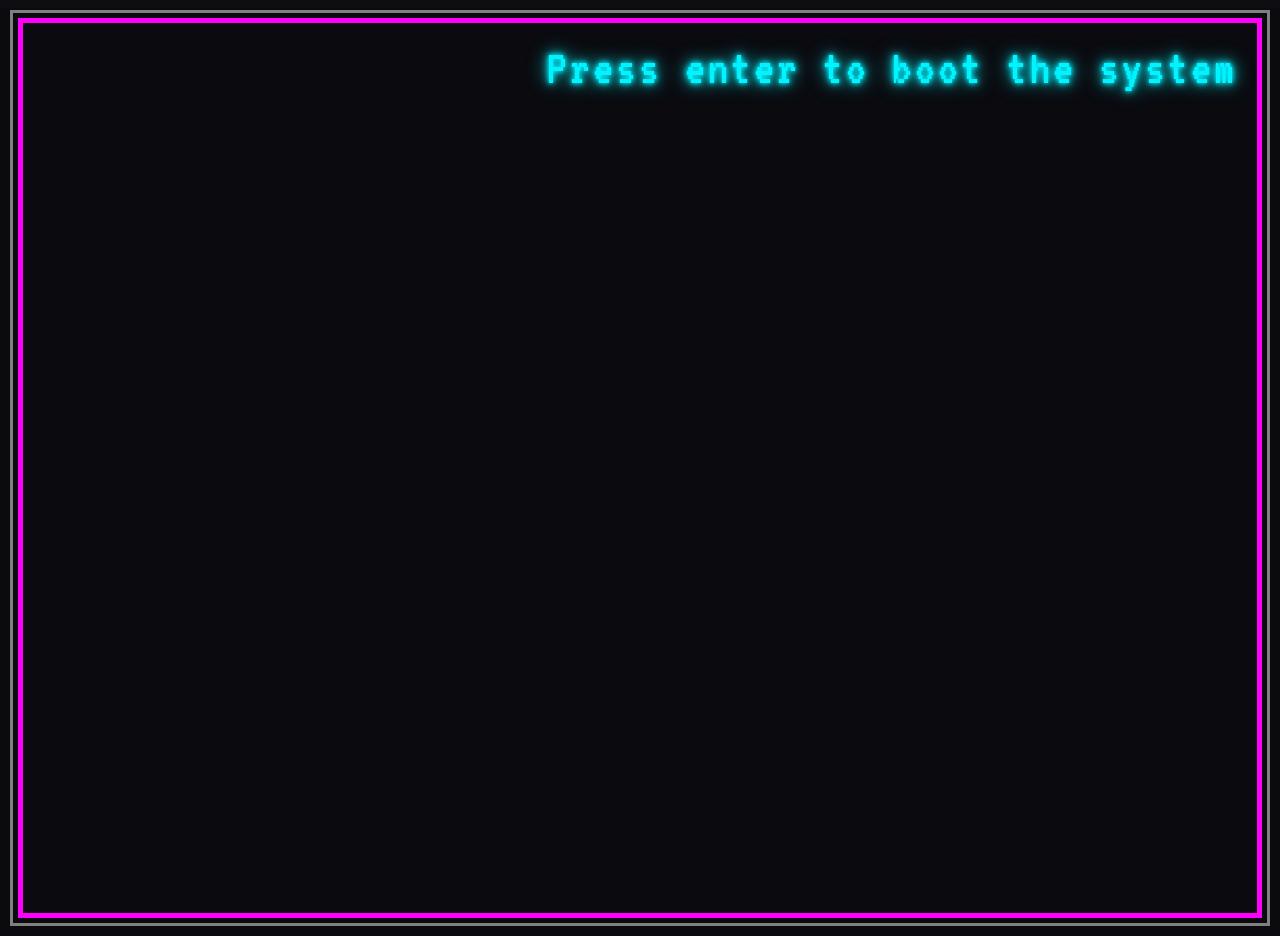
<file: index.html>
<!doctype html>
<html lang="en">
  <head>
    <meta charset="UTF-8" />
    <meta name="viewport" content="width=device-width, initial-scale=1.0" />
    <link rel="stylesheet" href="./assets/css/overlay.css" />
    <link
      rel="icon"
      type="image/x-icon"
      href="./assets/img/favicon_wikirun/android-chrome-192x192.png"
    />
    <link rel="preconnect" href="https://fonts.googleapis.com" />
    <link rel="preconnect" href="https://fonts.gstatic.com" crossorigin />
    <link
      href="https://fonts.googleapis.com/css2?family=Montserrat:ital,wght@0,100..900;1,100..900&family=VT323&display=swap"
      rel="stylesheet"
    />
    <title>WikiRun</title>
  </head>
  <body>
    <div class="overlay noise"></div>
    <main class="border glow container" id="loading" aria-busy="true">
      <p
        id="press-enter"
        class="glow press-enter"
        aria-label="Press Enter to boot the system"
      >
        Press enter to boot the system
      </p>
    </main>
    <script src="./assets/js/overlay.js"></script>
  </body>
</html>
</file>
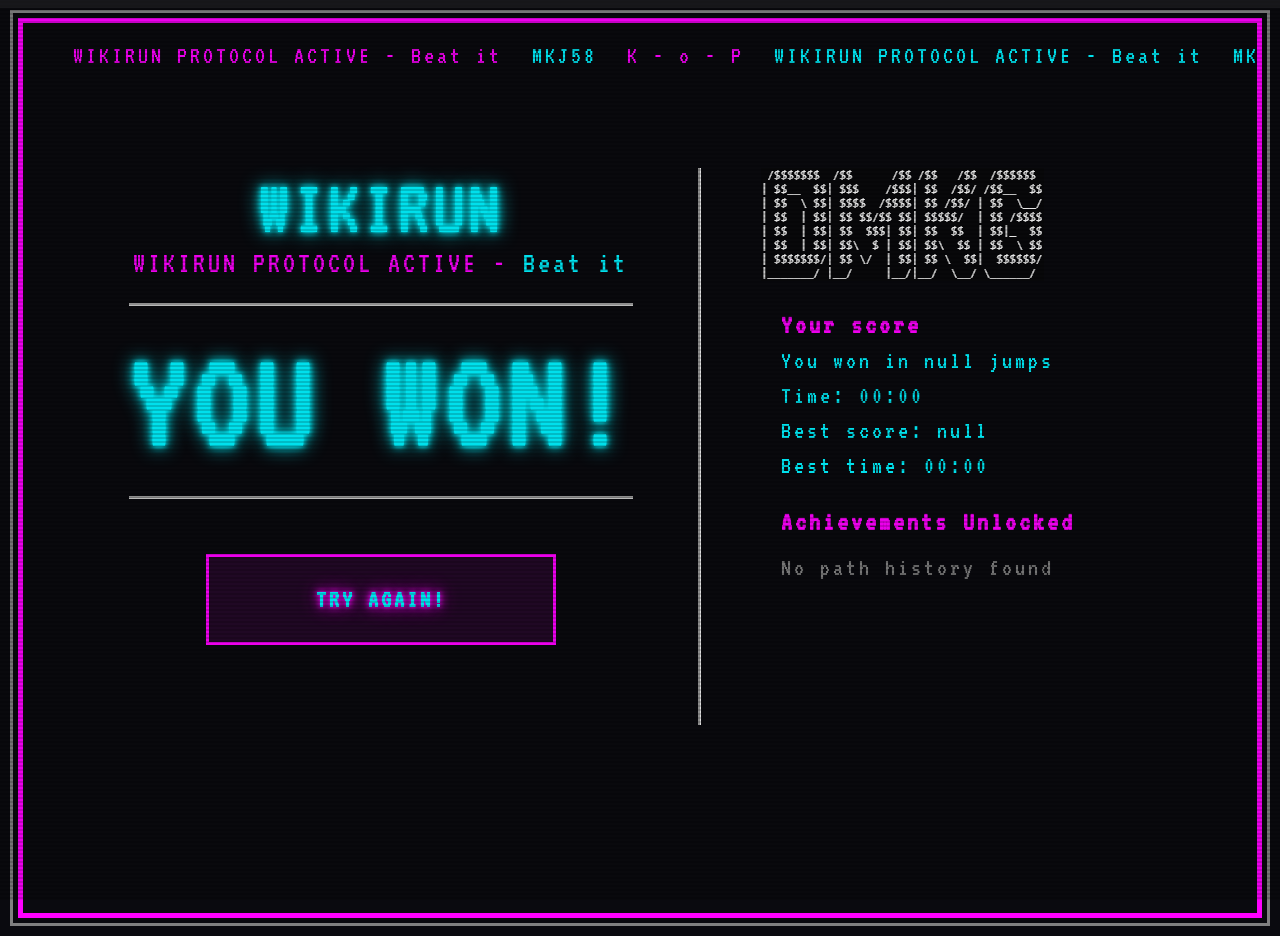
<file: finalPage.html>
<!doctype html>
<html lang="en">
  <head>
    <meta charset="UTF-8" />
    <meta name="viewport" content="width=device-width, initial-scale=1.0" />
    <link rel="stylesheet" href="./assets/css/finalPage.css" />
    <link
      rel="icon"
      type="image/x-icon"
      href="./assets/img/favicon_wikirun/android-chrome-192x192.png"
    />
    <link rel="preconnect" href="https://fonts.googleapis.com" />
    <link rel="preconnect" href="https://fonts.gstatic.com" crossorigin />
    <link
      rel="stylesheet"
      href="https://fonts.googleapis.com/css2?family=Montserrat:ital,wght@0,100..900;1,100..900&family=VT323&display=swap"
    />
    <title>Wikirun</title>
  </head>
  <body>
    <div class="overlay noise"></div>
    <div class="border">
      <header>
        <!-- <img src="./assets/img/logo.png" alt="Logo" /> -->
        <nav class="hidden">
          <ul class="traslate">
            <li>WIKIRUN PROTOCOL ACTIVE - Beat it</li>
            <li class="blue-words">MKJ58</li>
            <li>K - o - P</li>
            <li class="blue-words">WIKIRUN PROTOCOL ACTIVE - Beat it</li>
            <li class="blue-words">MKJ58</li>
            <li>K - o - P</li>
          </ul>
        </nav>
      </header>
      <main>
        <div class="hero-container">
          <section class="hero-main">
            <section class="wikirun-header">
              <h1 class="glow">WIKIRUN</h1>
              <h2>
                WIKIRUN PROTOCOL ACTIVE -
                <span class="blue-words">Beat it</span>
              </h2>
            </section>
            <section class="results">
              <h3 class="glow">YOU WON!</h1>
            </section>

            <a href="./main.html"   class="blue-words" id="start-btn"
              > TRY AGAIN!
              </a>
          </section>

          <section class="all-score">
            <img class="logo-desktop" src="./assets/img/logo.png" alt="logo" />
            <article class="your-score">
              <h4>Your score</h2>
              <p id="nr-of-jumps"></p>
              <p id="time"></p>
              <p id="best-score"></p>
              <p id="best-time"></p>

              <section class="achievements">
                <h4>Achievements Unlocked</h2>
              </section>

              <section class="path-history"></section>
            </article>
    

          </section>
          <section class="img-logo">
            <img class="logo-mobile" src="./assets/img/logo.png" alt="logo" />
          </section>
        </div>
      </main>
    </div>
    <script src="./assets/js/finalPage.js"></script>
  </body>
</html>
</file>
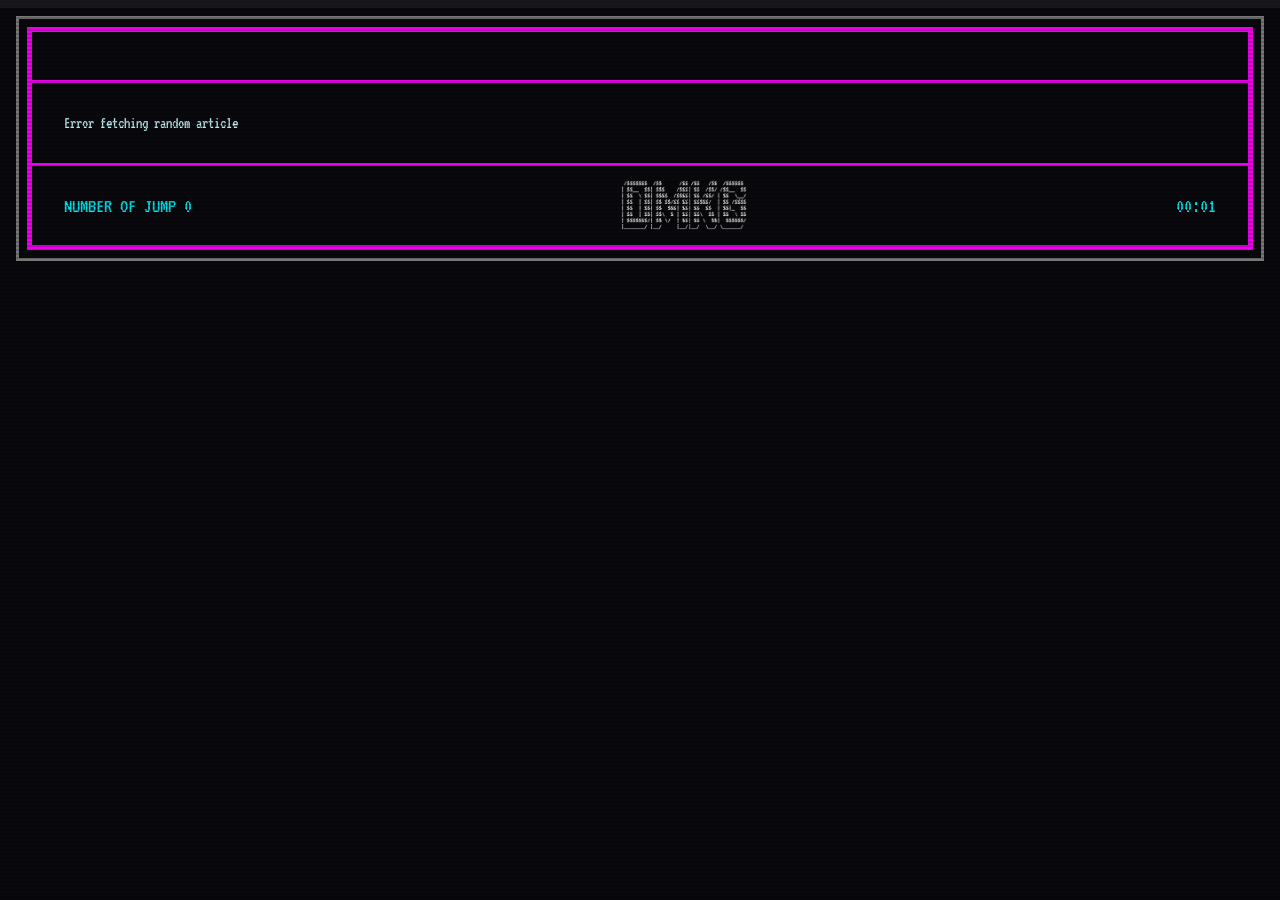
<file: main.html>
<!doctype html>
<html lang="en">
  <head>
    <meta charset="UTF-8" />
    <meta name="viewport" content="width=device-width, initial-scale=1.0" />
    <link rel="stylesheet" href="./assets/css/style-main.css" />
    <link
      rel="icon"
      type="image/x-icon"
      href="./assets/img/favicon_wikirun/android-chrome-192x192.png"
    />
    <link rel="preconnect" href="https://fonts.googleapis.com" />
    <link rel="preconnect" href="https://fonts.gstatic.com" crossorigin />
    <link
      rel="stylesheet"
      href="https://fonts.googleapis.com/css2?family=Montserrat:ital,wght@0,100..900;1,100..900&family=VT323&display=swap"
    />
    <title>WikiRun</title>
  </head>
  <body>
    <header>
      <div class="header-border">
        <section class="title">
          <h2>WIKI RUN</h2>
          <h3 class="wikirun-protocol">
            WIKI RUN PROTOCOL ACTIVE - <span class="blue-words">Beat it</span
            ><span class="page-separator">Page: <span id="title"></span></span>
          </h3>
        </section>
      </div>
    </header>
    <div class="overlay noise"></div>
    <div class="border-grey">
      <div class="border-fucsia">
        <main>
          <div id="display-result"></div>
        </main>
      </div>
    </div>
    <footer>
      <div class="footer-border">
        <div class="jump">
          <p id="n-jumps">
            <span id="jump-text">NUMBER OF JUMP</span>
            <span id="jumps">0</span>
          </p>
        </div>
        <div class="logo">
          <img src="./assets/img/logo.png" alt="Logo" />
        </div>
        <div class="timer">
          <p id="pulsing-text">
            <span id="minutes">00</span>:<span id="seconds">00</span>
          </p>
        </div>
      </div>
    </footer>
    <script src="./assets/js/script.js"></script>
  </body>
</html>
</file>
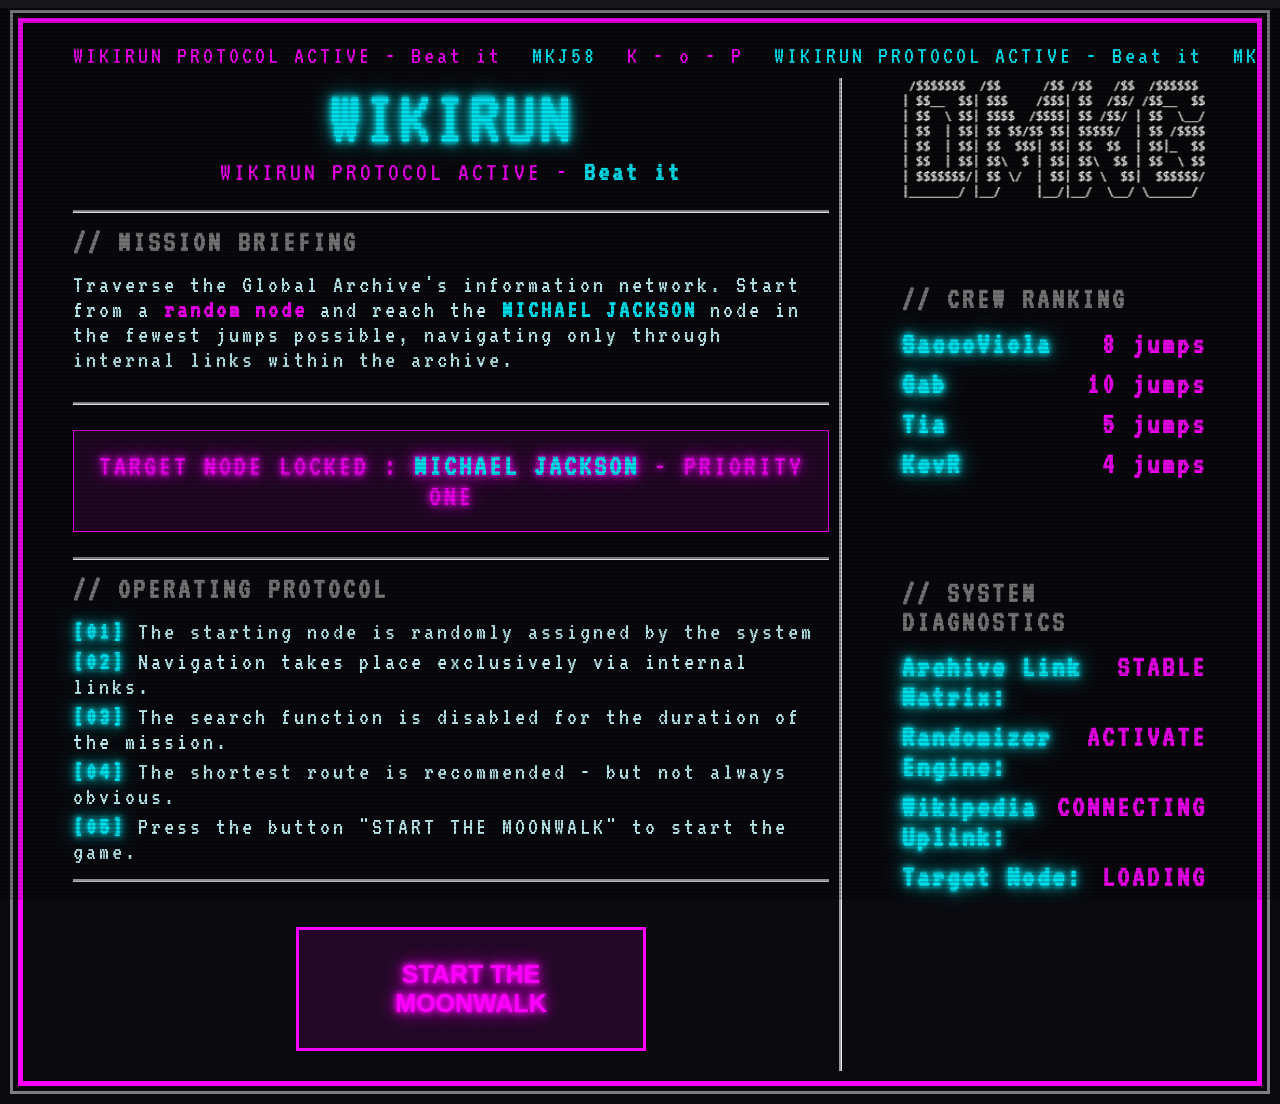
<file: wikirun.html>
<!doctype html>
<html lang="en">
  <head>
    <meta charset="UTF-8" />
    <meta name="viewport" content="width=device-width, initial-scale=1.0" />
    <link rel="stylesheet" href="./assets/css/style.css" />
    <link
      rel="icon"
      type="image/x-icon"
      href="./assets/img/favicon_wikirun/android-chrome-192x192.png"
    />
    <link rel="preconnect" href="https://fonts.googleapis.com" />
    <link rel="preconnect" href="https://fonts.gstatic.com" crossorigin />
    <link
      href="https://fonts.googleapis.com/css2?family=Montserrat:ital,wght@0,100..900;1,100..900&family=VT323&display=swap"
      rel="stylesheet"
    />

    <title>WikiRun</title>
  </head>
  <body>
    <div class="overlay noise"></div>
    <div class="border">
      <header class="hidden">
        <nav>
          <ul class="traslate">
            <li>WIKIRUN PROTOCOL ACTIVE - Beat it</li>
            <li class="blue-words">MKJ58</li>
            <li>K - o - P</li>
            <li class="blue-words">WIKIRUN PROTOCOL ACTIVE - Beat it</li>
            <li class="blue-words">MKJ58</li>
            <li>K - o - P</li>
          </ul>
        </nav>
      </header>

      <main>
        <div class="hero-container">
          <section class="hero-main">
            <section class="wikirun-header">
              <h1 class="glow">WIKIRUN</h1>
              <h2>
                WIKIRUN PROTOCOL ACTIVE -
                <span class="blue-words">Beat it</span>
              </h2>
            </section>
            <article class="briefing">
              <!-- <hr /> -->
              <h3>// MISSION BRIEFING</h3>
              <p>
                Traverse the Global Archive's information network. Start from a
                <span class="pink-words">random node</span> and reach the
                <span class="blue-words"><b>MICHAEL JACKSON</b></span> node in
                the fewest jumps possible, navigating only through internal
                links within the archive.
              </p>
              <!-- <hr /> -->
            </article>
            <article class="target-node pink-words">
              <p class="target-node-locked">
                TARGET NODE LOCKED :
                <span class="blue-words">MICHAEL JACKSON</span> - PRIORITY ONE
              </p>
            </article>

            <article class="rules">
              <!-- <hr /> -->
              <h3>// OPERATING PROTOCOL</h3>
              <p>
                <span class="glow">[01]</span> The starting node is randomly
                assigned by the system
              </p>
              <p>
                <span class="glow">[02]</span> Navigation takes place
                exclusively via internal links.
              </p>
              <p>
                <span class="glow">[03]</span> The search function is disabled
                for the duration of the mission.
              </p>
              <p>
                <span class="glow">[04]</span> The shortest route is recommended
                - but not always obvious.
              </p>
              <p>
                <span class="glow">[05]</span> Press the button "START THE
                MOONWALK" to start the game.
              </p>
            </article>
            <!-- <hr /> -->
            <a href="./main.html" class="blue-words"
              ><button id="start-btn">START THE MOONWALK</button></a
            >
          </section>

          <section class="ranking-and-diagnostics">
            <img class="logo-desktop" src="./assets/img/logo.png" alt="logo" />
            <article class="crew-ranking">
              <h3>// CREW RANKING</h3>
              <p>SaccoViola <span class="pink-words pulse score"></span></p>
              <p>Gab <span class="pink-words pulse score"></span></p>
              <p>Tia <span class="pink-words pulse score"></span></p>
              <p>KevR <span class="pink-words pulse score"></span></p>
            </article>
            <article class="system-diagnostics">
              <h3>// SYSTEM DIAGNOSTICS</h3>
              <p>Archive Link Matrix: <span class="pink-words">STABLE</span></p>
              <p>Randomizer Engine: <span class="pink-words">ACTIVATE</span></p>
              <p>
                Wikipedia Uplink:
                <span class="pink-words pulse">CONNECTING</span>
              </p>
              <p>Target Node: <span class="pink-words pulse">LOADING</span></p>
            </article>
            <img class="logo-mobile" src="./assets/img/logo.png" alt="logo" />
          </section>
        </div>
      </main>
    </div>
    <script src="./assets/js/script.js"></script>
  </body>
</html>
</file>
<file: assets/css/overlay.css>
/* starting page's css stylesheet*/
* {
  margin: 0;
  padding: 0;
  box-sizing: border-box;
}

:root {
  --black: #0a0a0f;
  --fuxia: #ff00ff;
  --neon-blue: #00f3ff;
  --neon-blue-soft: #c9fbff;
}

html {
  font-size: 10px;
}

body {
  position: relative;
  min-width: 375px;
  /* height: 100vh; */
  background-color: var(--black);
  color: var(--neon-blue);
  border: grey solid 3px;
  margin: 1rem;
  font-size: 2.5rem;
  letter-spacing: 3px;
  font-family: "VT323", monospace;
  min-height: 100vh;
}

.noise {
  pointer-events: none;
  position: absolute;
  width: 100%;
  height: 100%;
  background-image: url(https://media4.giphy.com/media/v1.Y2lkPTc5MGI3NjExd2xmeGh5NWh4NXYybzIxdnJ4ODQ0M3E4OWh6bnl1a2RyYzY5Z2xrMiZlcD12MV9pbnRlcm5hbF9naWZfYnlfaWQmY3Q9Zw/KYOD96tSm8Ovm/giphy.gif);
  background-repeat: no-repeat;
  background-size: cover;
  z-index: -1;
  opacity: 0.2;
}

.border {
  border: #ff00ff solid 5px;
  min-height: 100vh;
  margin: 0.5rem;
  padding: 2rem;
}

.press-enter {
  animation: pulse 1s infinite;
}

@keyframes pulse {
  0% {
    opacity: 1;
  }
  50% {
    opacity: 0;
  }
  100% {
    opacity: 1;
  }
}

.glow {
  text-shadow:
    0 0 5px var(--neon-blue),
    0 0 10px var(--neon-blue),
    0 0 20px var(--neon-blue);
}

.container {
  display: flex;
  flex-direction: column;
  font-size: 3.5rem;
}

.boot-container {
  display: flex;
  flex-direction: column;
  margin-top: 8rem;
  gap: 5rem;
}

.overlay::after {
  content: "";
  position: fixed;
  top: 0;
  left: 0;
  width: 100%;
  height: 8px;
  background: rgba(255, 255, 255, 0.06);
  animation: scanline 5s linear infinite;
  pointer-events: none;
  z-index: 10000;
}

@keyframes scanline {
  0% {
    top: 0;
  }
  100% {
    top: 100vh;
  }
}

@media (min-width: 789px) {
  .container {
    font-size: 5rem;
  }
}
@media (min-width: 1024px) {
  .container {
    display: flex;
    flex-direction: column;
    gap: 10rem;
    padding-left: 2rem;
  }

  .press-enter {
    align-self: flex-end;
  }

  .boot-container {
    margin-top: 2rem;
    /* gap: 8rem; */
  }
}
</file>
<file: assets/css/finalPage.css>
* {
  margin: 0;
  padding: 0;
  box-sizing: border-box;
}

:root {
  /* Colori */
  --black: #0a0a0f;
  --fuxia: #ff00ff;
  --neon-blue: #00f3ff;
  --neon-blue-soft: #c9fbff;

  /* Fonts */
  --fs-h1: 1.8rem;
  --fs-h2: 1.5rem;
  --fs-h4: 1.1rem;
  --fs-p: 1.1rem;
}

html {
  font-size: 10px;
}

.overlay {
  pointer-events: none;
  position: fixed;
  width: 100%;
  /* height: 100%; */
  inset: 0;
  min-height: 100%;
  background: repeating-linear-gradient(
    180deg,
    rgba(0, 0, 0, 0) 0,
    rgba(0, 0, 0, 0.3) 50%,
    rgba(0, 0, 0, 0) 100%
  );
  background-size: auto 4px;
  z-index: 1;
}

.overlay::after {
  content: '';
  position: fixed;
  top: 0;
  left: 0;
  width: 100%;
  height: 8px;
  background: rgba(255, 255, 255, 0.06);
  animation: scanline 5s linear infinite;
  pointer-events: none;
  z-index: 10000;
}

@keyframes scanline {
  0% {
    top: 0;
  }
  100% {
    top: 100vh;
  }
}

body {
  position: relative;
  min-width: 375px;
  background-color: var(--black);
  color: var(--neon-blue);
  border: grey solid 3px;
  margin: 1rem;
  font-size: 2.5rem;
  letter-spacing: 3px;
  font-family: 'VT323', monospace;
  min-height: 100vh;
}

.hidden {
  display: none;
}

.border {
  border: #ff00ff solid 5px;
  margin: 0.5rem;
  padding: 2rem;
  min-height: 100vh;
}

.blue-words {
  color: var(--neon-blue);
}

.wikirun-header {
  text-align: center;
  /* margin-bottom: 3rem; */
}

h1 {
  font-style: normal;
  font-weight: 400;
  font-size: 8rem;
}

.glow {
  text-shadow:
    0 0 5px var(--neon-blue),
    0 0 10px var(--neon-blue),
    0 0 20px var(--neon-blue);
}

h2 {
  font-style: normal;
  font-weight: 400;
  color: var(--fuxia);
  font-size: 2.7rem;
  /* font-size: 2.2rem; */
}

.results {
  border-bottom-style: groove;
  border-top-style: groove;
  padding-top: 2rem;
  padding-bottom: 2rem;
}

h3 {
  font-style: normal;
  font-weight: 400;
  font-size: 8rem;
}

h4 {
  font-style: normal;
  font-weight: bold;
  color: var(--fuxia);
  font-size: 2.7rem;
  /* font-size: 2.2rem; */
}

.hero-container {
  display: flex;
  flex-direction: column;
  gap: 3rem;
}

.hero-main {
  display: flex;
  flex-direction: column;
  align-items: center;
  gap: 2.5rem;
}

a {
  text-decoration: none;
  color: var(--fuxia);
  max-width: 35rem;
  padding: 2rem;
  align-self: center;
  background-color: rgba(255, 0, 255, 0.1);
  font-weight: bolder;
  font-size: 2.5rem;
  border: var(--fuxia) solid 3px;

  text-shadow:
    0 0 5px var(--fuxia),
    0 0 10px var(--fuxia),
    0 0 20px var(--fuxia);
}

.your-score {
  padding-left: 2rem;
}

.your-score p {
  font-size: 2.5rem;
  margin-top: 1rem;
}

.achievements p {
  font-size: 2.5rem;
  margin-top: 1rem;
}

.achievements {
  margin-top: 2rem;
}

.path-history {
  margin-top: 2rem;
  color: grey;
}

.path-history p {
  font-size: 1.5rem;
  margin-top: 0.7rem;
}

p {
  font-size: 1.6rem;
}

.logo-mobile {
  width: 100px;
  display: flex;
  flex-direction: row;
  justify-content: center;
}

.logo-desktop {
  display: none;
}

@media (min-width: 1024px) {
  .border {
    padding: 5rem;
    overflow: hidden;
    padding-bottom: 1rem;
  }

  .hidden {
    display: block;
  }

  ul {
    display: flex;
    flex-direction: row;
    gap: 3rem;
    justify-content: space-between;
    margin-bottom: 1rem;
    color: var(--fuxia);
    margin-top: -30px;
  }

  li {
    list-style: none;
  }

  .logo-mobile {
    display: none;
  }

  .logo-desktop {
    display: flex;
  }

  .traslate {
    display: flex;
    overflow: hidden;
    width: max-content;
    flex-shrink: 0;
    animation: marquee 15s linear infinite;
  }

  @keyframes marquee {
    0% {
      transform: translateX(0);
    }
    100% {
      transform: translateX(-50%);
    }
  }
  .hero-container {
    flex-direction: row;
    gap: 6rem;
    margin-top: 10rem;
  }

  .all-score {
    width: 40%;
  }

  .path-history {
    margin-bottom: 6rem;
  }

  .hero-main {
    width: 65%;
    border-right-style: groove;
    padding-right: 1rem;
  }

  a:hover {
    background-color: var(--neon-blue);
    color: var(--black);
    cursor: pointer;
  }
  h1 {
    font-size: 8rem;
  }

  h2 {
    font-size: 3rem;
  }

  h3 {
    font-size: 15rem;
  }

  .your-score {
    margin-top: 3rem;
  }

  .achievements {
    margin-top: 3rem;
  }

  a {
    margin-top: 3rem;
    margin-bottom: 8rem;
    width: 45rem;
    padding: 3rem;
    text-align: center;
  }

  .a:hover {
    background-color: var(--neon-blue);
    color: var(--black);
    cursor: pointer;
  }
}

.img-logo {
  display: flex;
  justify-content: center;
  margin: 2rem 0;
}
</file>
<file: assets/css/style-main.css>
/* playing page's css stylesheet*/
/* Default Styles */
:root {
  /* Colors */
  --black: #0a0a0f;
  --fucsia: #ff00ff;
  --neon-blue: #00f3ff;
  --neon-blue-soft: #c9fbff;

  /* Fonts */
  --fs-h1: 1.8rem;
  --fs-h2: 1.5rem;
  --fs-h3: 1.4rem;
  --fs-h4: 1.1rem;
  --fs-p: 1.1rem;

  /* Animation */
  --marquee-duration: 20s;
}

body {
  background-color: var(--black);
  color: var(--neon-blue-soft);
  position: relative;
  font-family: 'VT323', monospace;
  margin: 1rem;
  min-width: 375px;
}

/* Overlays */
.overlay {
  pointer-events: none;
  position: fixed;
  top: 0;
  left: 0;
  width: 100vw;
  height: 100vh;
  background: repeating-linear-gradient(
    180deg,
    rgba(0, 0, 0, 0) 0,
    rgba(0, 0, 0, 0.3) 50%,
    rgba(0, 0, 0, 0) 100%
  );
  background-size: auto 4px;
  z-index: 9999;
}

.overlay::after {
  content: '';
  position: fixed;
  top: 0;
  left: 0;
  width: 100%;
  height: 8px;
  background: rgba(255, 255, 255, 0.06);
  animation: scanline 5s linear infinite;
  pointer-events: none;
  z-index: 10000;
}

/* -------------------------------------HEADER------------------------------------------ */

header {
  border-bottom: 2px solid var(--fucsia);
  width: 100%;
  position: sticky;
  top: 0;
  z-index: 10;
  background-color: var(--black);
  border-style: solid;
  border-color: grey;
  border-width: 3.5px 3.5px 0 3.5px;
  box-sizing: border-box;
}

/* Border of the header */
.header-border {
  display: flex;
  align-items: center;
  position: relative;
  border-style: solid;
  border-color: var(--fucsia);
  border-width: 5px 5px 3px 5px;
  margin: 0.5rem 0.5rem 0 0.5rem;
  overflow: hidden;
  padding: 4px 0;
}

.border-grey {
  border-style: solid;
  border-color: grey;
  border-width: 0 3.5px 0 3.5px;
}

.border-fucsia {
  position: relative;
  border-style: solid;
  border-color: var(--fucsia);
  border-width: 0 5px 0 5px;
  margin: 0 0.5rem 0 0.5rem;
}

/* Title of the header */
.title {
  align-items: center;
  gap: 25px;
  white-space: nowrap;
  display: inline-flex;
  padding-left: 100%;
  animation: marquee var(--marquee-duration) linear infinite;
  line-height: 1;
}

.title h2 {
  font-size: var(--fs-h2);
  margin: 0;
  display: inline-block;
  color: var(--neon-blue);
  animation: pulse 1.5s infinite ease-in-out;
}

#title {
  color: var(--neon-blue);
}

.title h3 {
  display: flex;
  align-items: center;
  font-size: var(--fs-h4);
  margin: 0;
  display: inline-flex;
  line-height: 1;
  gap: 10px;
}

.page-separator {
  margin-left: 90vw;
  color: var(--fucsia);
  display: inline-flex;
  align-items: center;
  gap: 10px;
}

#title {
  font-size: var(--fs-h3);
}

.wikirun-protocol {
  color: var(--fucsia);
}

.blue-words {
  color: var(--neon-blue);
}

/* -----------------------------------------MAIN---------------------------------------- */

#display-result {
  padding: 2em;
  font-size: medium;
}

#display-result h1 {
  font-size: var(--fs-h1);
  color: var(--fucsia);
  text-transform: uppercase;
  margin-bottom: 1rem;
}

#display-result h2 {
  font-size: var(--fs-h2);
  color: var(--fucsia);
}

#display-result h4,
h3,
h5,
h6 {
  font-size: var(--fs-h4);
  color: var(--fucsia);
}

#display-result p {
  font-size: var(--fs-p);
  margin-bottom: 1.2rem;
  letter-spacing: 0.5px;
}

#display-result {
  padding: 2em;
  font-size: medium;
  color: var(--neon-blue-soft) !important; /* keep your theme color */
}

/* Restore Wikipedia table styling */
#display-result table {
  border-collapse: collapse;
  display: table;
  width: auto;
  max-width: 100%;
}

#display-result table td,
#display-result table th {
  border: 1px solid #555;
  padding: 4px 8px;
}

/* Restore image sizing */
#display-result img {
  max-width: 100%;
  height: auto;
  width: auto; /* overrides any inline width that gets stripped */
}

/* Fix floated infoboxes */
#display-result .infobox {
  float: right;
  clear: right;
  margin: 0 0 1em 1em;
  max-width: 300px;
  width: auto !important;
  border: 1px solid var(--fucsia);
}

/* Fix thumb images */
#display-result .thumbinner {
  width: auto !important;
  max-width: 100%;
}

#display-result .thumbcaption {
  font-size: 0.8em;
  color: #aaa;
}

#display-result table,
#display-result table td,
#display-result table th,
#display-result table tr,
#display-result table div,
#display-result .infobox,
#display-result .wikitable {
  color: var(--neon-blue-soft) !important;
  background: transparent !important;
  background-color: transparent !important;
  background-image: none !important;
}

.table-wrapper {
  overflow-x: auto;
  -webkit-overflow-scrolling: touch;
  margin-bottom: 1.2rem;
  max-width: 100%;
}

/* style the scrollbar to match your theme */
.table-wrapper::-webkit-scrollbar {
  height: 6px;
}
.table-wrapper::-webkit-scrollbar-track {
  background: #0a0a0f;
}
.table-wrapper::-webkit-scrollbar-thumb {
  background: #ff00ff;
  box-shadow: 0 0 6px #ff00ff;
}

/* Strip all backgrounds everywhere */
#display-result,
#display-result * {
  background: transparent !important;
  background-color: transparent !important;
  background-image: none !important;
}

/* Keep links distinct */
#display-result a,
#display-result a * {
  color: var(--neon-blue);
}

/* Make table borders visible on dark background */
#display-result table {
  border-collapse: collapse;
  width: auto;
  max-width: 100%;
}

#display-result td,
#display-result th {
  border: 1px solid var(--fucsia) !important;
  padding: 4px 8px;
}

/* Fix images */
#display-result img {
  max-width: 100%;
  height: auto;
  width: auto;
}

#display-result a:hover {
  background-color: var(--neon-blue) !important;
  color: var(--black);
  text-decoration: none;
}

#display-result .infobox {
  float: right;
  clear: right;
  margin: 0 0 1em 1em;
  max-width: 300px;
  width: 300px !important;
  border-collapse: collapse;
  /* remove table-layout: fixed from here */
}

/* Only force full width on colspan rows (image/caption rows) */
#display-result .infobox td[colspan],
#display-result .infobox th[colspan] {
  width: 100% !important;
  text-align: center;
  display: table-cell;
}

/* Images inside infobox fill their cell */
#display-result .infobox img {
  max-width: 100%;
  height: auto;
  display: block;
  margin: 0 auto;
}

/* Normal two-column rows keep auto sizing */
#display-result .infobox td:not([colspan]),
#display-result .infobox th:not([colspan]) {
  width: auto;
  text-align: left;
}

#display-result img {
  filter: grayscale(100%) sepia(100%) hue-rotate(230deg) saturate(400%);
}

/* Force all text to your theme color */
/*#display-result,
#display-result * {
  color: var(--neon-blue-soft) !important;
}*/

/* --------------------------------------FOOTER---------------------------------------- */

footer {
  position: sticky;
  border-style: solid;
  border-color: grey;
  border-width: 0 3.5px 3.5px 3.5px;
  box-sizing: border-box;
  bottom: 0;
  left: 0;
  width: 100%;
  z-index: 10;
  background-color: var(--black);
  color: var(--neon-blue);
}

p {
  font-size: var(--fs-p);
}

/* Borders of the footer */
.footer-border {
  display: flex;
  justify-content: space-between;
  align-items: center;
  padding: 8px 2em 8px 2em;
  border-style: solid;
  border-color: var(--fucsia);
  border-width: 3px 5px 5px 5px;
  margin: 0 0.5rem 0.5rem 0.5rem;
}

.border > * {
  flex: 1;
  display: flex;
}

.border > *:nth-child(1) {
  justify-content: flex-start;
}
.border > *:nth-child(2) {
  justify-content: center;
}
.border > *:nth-child(3) {
  justify-content: flex-end;
}

.logo img {
  display: none;
}

#pulsing-text {
  animation: text-pulse 1.5s infinite ease-in-out;
}

/* ---------------------------------ALL KEYFRAMES ANIMATIONS---------------------------- */

/* Animation for the scrolling bar*/
@keyframes scanline {
  0% {
    top: 0;
  }
  100% {
    top: 100vh;
  }
}

/* Animation pulsing for the header */
@keyframes pulse {
  0% {
    text-shadow:
      0 0 5px var(--neon-blue),
      0 0 10px var(--neon-blue),
      0 0 20px var(--neon-blue);
  }

  50% {
    text-shadow:
      0 0 0 var (--neon-blue),
      0 0 0 var(--neon-blue),
      0 0 0 var(--neon-blue);
  }

  100% {
    text-shadow:
      0 0 5px var(--neon-blue),
      0 0 10px var(--neon-blue),
      0 0 20px var(--neon-blue);
  }
}

/* Animation scrolling text for the header */
@keyframes marquee {
  0% {
    transform: translateX(0);
  }
  100% {
    transform: translateX(-100%);
  }
}

/* Animation for the timer */
@keyframes text-pulse {
  0% {
    opacity: 1;
    text-shadow:
      0 0 4px var(--neon-blue),
      0 0 10px var(--neon-blue);
  }

  50% {
    opacity: 0.5;
    text-shadow:
      0 0 1px var(--neon-blue),
      0 0 2px var(--neon-blue);
  }

  100% {
    opacity: 1;
    text-shadow:
      0 0 4px var(--neon-blue),
      0 0 10px var(--neon-blue);
  }
}

/* ------------------------------------RESPONSIVE-------------------------------------- */

/* Layout Tablet */
@media screen and (min-width: 768px) {
  :root {
    --fs-h1: 2.8rem;
    --fs-h2: 2.1rem;
    --fs-h3: 1.7rem;
    --fs-h4: 1.3rem;
    --fs-p: 1.25rem;
    --marquee-duration: 30s;
  }

  .logo {
    display: flex;
    align-items: center;
    justify-content: center;
    height: 50px;
  }

  .logo img {
    display: block;
    height: 50px;
  }
}

/* Layout Desktop */
@media screen and (min-width: 1024px) {
  :root {
    --fs-h1: 3.5rem;
    --fs-h2: 2.5rem;
    --fs-h3: 2rem;
    --fs-h4: 1.5rem;
    --fs-p: 1.3rem;
    --marquee-duration: 40s;
  }
}

/* Layout Large Desktop */
@media screen and (min-width: 1440px) {
  :root {
    --fs-h1: 4.5rem;
    --fs-h2: 3rem;
    --fs-h3: 2.5rem;
    --fs-p: 1.4rem;
    --marquee-duration: 50s;
  }
}
#closeModal {
  background: transparent;
  border: 3px solid #00f3ff;
  color: #00f3ff;
  font-family: 'VT323', monospace;
  font-size: 1.4rem;
  padding: 0.3rem 1.5rem;
  cursor: pointer;
  text-transform: uppercase;
  box-shadow: 0 0 4px #00f3ff;
  transition: all 0.1s linear;
}
#closeModal:hover {
  background: #00f3ff;
  border: 3px solid #ff00ff;
  box-shadow: 0 0 4px #ff00ff;
  color: #ff00ff;
}

#display-result tr,
#display-result td,
#display-result th {
  height: auto !important;
  min-height: 0 !important;
}
</file>
<file: assets/css/style.css>
/* starting menù's css stylesheet*/
* {
  margin: 0;
  padding: 0;
  box-sizing: border-box;
}

:root {
  --black: #0a0a0f;
  --fuxia: #ff00ff;
  --neon-blue: #00f3ff;
  --neon-blue-soft: #c9fbff;
}

html {
  font-size: 10px;
}

.overlay {
  pointer-events: none;
  position: fixed;
  width: 100%;
  /* height: 100%; */
  inset: 0;
  min-height: 100%;
  background: repeating-linear-gradient(
    180deg,
    rgba(0, 0, 0, 0) 0,
    rgba(0, 0, 0, 0.3) 50%,
    rgba(0, 0, 0, 0) 100%
  );
  background-size: auto 4px;
  z-index: 1;
}

.overlay::after {
  content: "";
  position: fixed;
  top: 0;
  left: 0;
  width: 100%;
  height: 8px;
  background: rgba(255, 255, 255, 0.06);
  animation: scanline 5s linear infinite;
  pointer-events: none;
  z-index: 10000;
}

@keyframes scanline {
  0% {
    top: 0;
  }
  100% {
    top: 100vh;
  }
}

body {
  position: relative;
  /* max-width: 789px; */
  min-width: 375px;
  background-color: var(--black);
  color: var(--neon-blue);
  border: grey solid 3px;
  margin: 1rem;
  font-size: 2.5rem;
  letter-spacing: 3px;
  font-family: "VT323", monospace;
}

.hidden {
  display: none;
}

.border {
  border: #ff00ff solid 5px;
  margin: 0.5rem;
  padding: 2rem;
}

.blue-words {
  color: var(--neon-blue);
}

.wikirun-header {
  text-align: center;
  /* margin-bottom: 3rem; */
}

h1 {
  font-family: "VT323", monospace;
  font-style: normal;
  font-weight: 400;
  font-size: 8rem;
}

.glow {
  text-shadow:
    0 0 5px var(--neon-blue),
    0 0 10px var(--neon-blue),
    0 0 20px var(--neon-blue);
}

h2 {
  font-family: "VT323", monospace;
  font-style: normal;
  font-weight: 400;
  color: var(--fuxia);
  font-size: 2.7rem;
  /* font-size: 2.2rem; */
}

.hero-container {
  display: flex;
  flex-direction: column;
  gap: 3rem;
}

.hero-main {
  display: flex;
  flex-direction: column;
  /* align-items: center; */
  gap: 2.5rem;
}

h3 {
  color: grey;
  margin-top: 1.5rem;
  margin-bottom: 1.5rem;
  font-weight: 600;
}

.briefing {
  border-bottom-style: groove;
  border-top-style: groove;
  padding-bottom: 1rem;
}

.briefing p {
  color: var(--neon-blue-soft);
  margin-bottom: 2rem;
}

.pink-words {
  color: var(--fuxia);
}

.target-node {
  display: flex;
  flex-direction: row;
  justify-content: center;
  gap: 1rem;
  /* margin-bottom: 1rem; */
  border: var(--fuxia) solid 1px;
  color: var(--fuxia);
  background-color: rgba(255, 0, 255, 0.1);
  padding: 2rem;
  font-family: "VT323", monospace;
  font-style: normal;
  font-weight: 500;
  font-size: 3rem;
  align-self: center;
  text-align: center;

  text-shadow:
    0 0 5px var(--fuxia),
    0 0 10px var(--fuxia),
    0 0 20px var(--fuxia);
  /* z-index: 100; */
}

/* svg {
  fill: var(--neon-blue);
  min-width: 30px;
  max-width: 30px;
  min-height: 30px;
  max-width: 30px;
} */

.rules {
  text-align: start;
  border-bottom-style: groove;
  border-top-style: groove;
  padding-bottom: 1rem;
}

.rules p {
  color: var(--neon-blue-soft);
  margin-bottom: 0.5rem;
}

span {
  color: var(--neon-blue);
  font-weight: bold;

  /* text-shadow:
    0 0 5px var(--neon-blue),
    0 0 10px var(--neon-blue),
    0 0 20px var(--neon-blue); */
}

button {
  max-width: 35rem;
  background-color: rgba(255, 0, 255, 0.1);
  color: var(--fuxia);
  font-weight: bolder;
  font-size: 2.5rem;
  border: var(--fuxia) solid 3px;
  align-self: center;
  padding: 2rem;

  text-shadow:
    0 0 5px var(--fuxia),
    0 0 10px var(--fuxia),
    0 0 20px var(--fuxia);
}

a {
  text-decoration: none;
  color: var(--fuxia);
  max-width: 35rem;
  padding: 2rem;
  align-self: center;
}

.crew-ranking {
  margin-bottom: 3.5rem;
}

.ranking-and-diagnostics {
  display: flex;
  flex-direction: column;
}

.ranking-and-diagnostics article p {
  display: flex;
  flex-direction: row;
  justify-content: space-between;
  font-weight: bold;
  gap: 2rem;
  font-size: 3rem;
  margin-bottom: 1rem;
  text-shadow:
    0 0 5px var(--neon-blue),
    0 0 10px var(--neon-blue),
    0 0 20px var(--neon-blue);
}

.ranking-and-diagnostics article span {
  text-shadow: none;
  color: var(--fuxia);
}

.pulse {
  animation: pulse 1.5s infinite;
}

@keyframes pulse {
  0% {
    opacity: 1;
  }
  50% {
    opacity: 0.2;
  }
  100% {
    opacity: 1;
  }
}

.logo-mobile {
  width: 100px;
  align-self: center;
  margin-top: 2rem;
}

.logo-desktop {
  display: none;
}

@media (min-width: 789px) {
  .target-node {
    display: flex;
    flex-direction: row;
  }
}
@media (min-width: 1024px) {
  .border {
    padding: 5rem;
    overflow: hidden;
    padding-bottom: 1rem;
  }
  .hidden {
    display: block;
  }

  ul {
    display: flex;
    flex-direction: row;
    gap: 3rem;
    justify-content: space-between;
    margin-bottom: 1rem;
    color: var(--fuxia);
    margin-top: -30px;
  }
  li {
    list-style: none;
  }

  .logo-mobile {
    display: none;
  }
  .logo-desktop {
    display: flex;
  }

  .traslate {
    display: flex;
    /* align-items: center; */
    overflow: hidden;
    width: max-content;
    flex-shrink: 0;
    /* width: 100%; */
    animation: marquee 15s linear infinite;
  }

  @keyframes marquee {
    0% {
      transform: translateX(0);
    }
    100% {
      transform: translateX(-50%);
    }
  }

  .hero-container {
    flex-direction: row;
    gap: 6rem;
  }

  .hero-main {
    max-width: 75%;
    border-right-style: groove;
    padding-right: 1rem;
  }

  .crew-ranking {
    margin-top: 7rem;
  }

  .system-diagnostics {
    margin-top: 4rem;
  }

  button {
    /* margin-top: 2rem; */
    width: 45rem;
    padding: 3rem;
  }

  button:hover {
    background-color: var(--neon-blue);
    color: var(--black);
    cursor: pointer;
  }

  a:hover {
    color: var(--black);
  }
}
</file>
